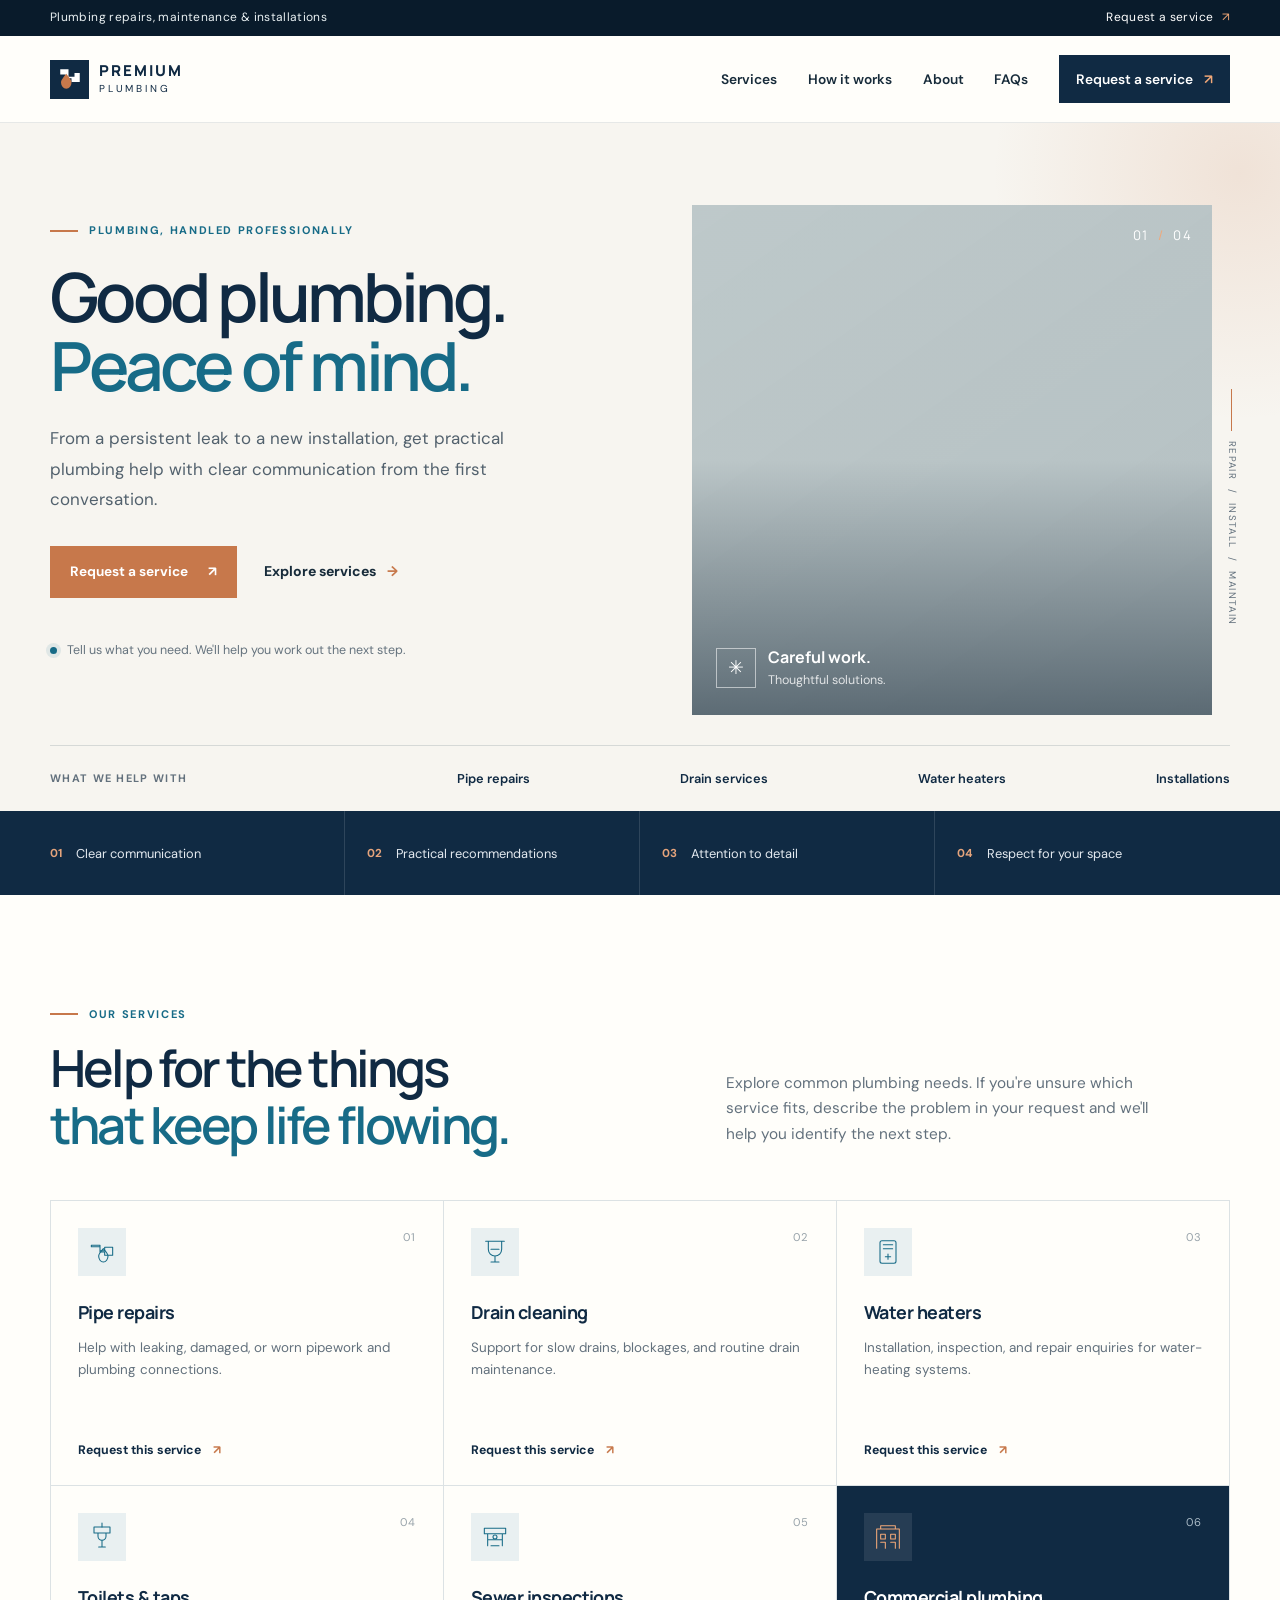
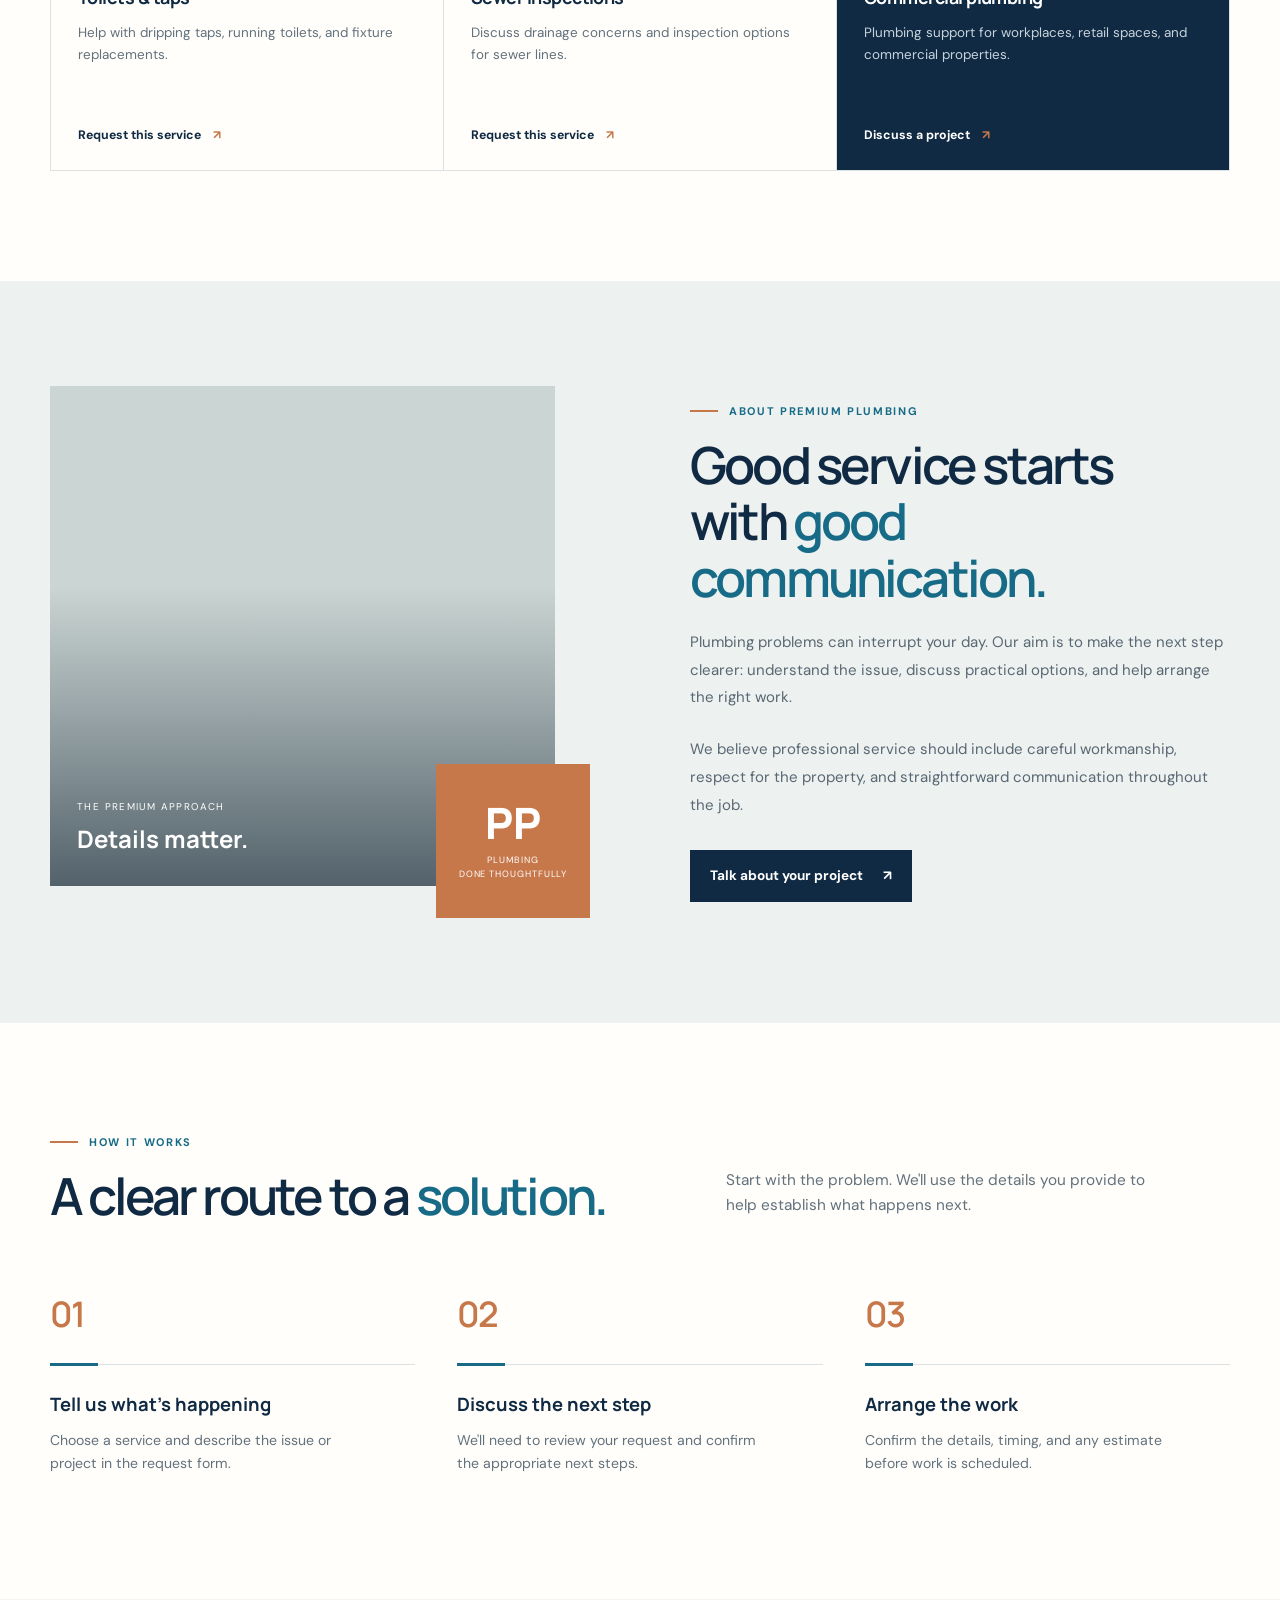
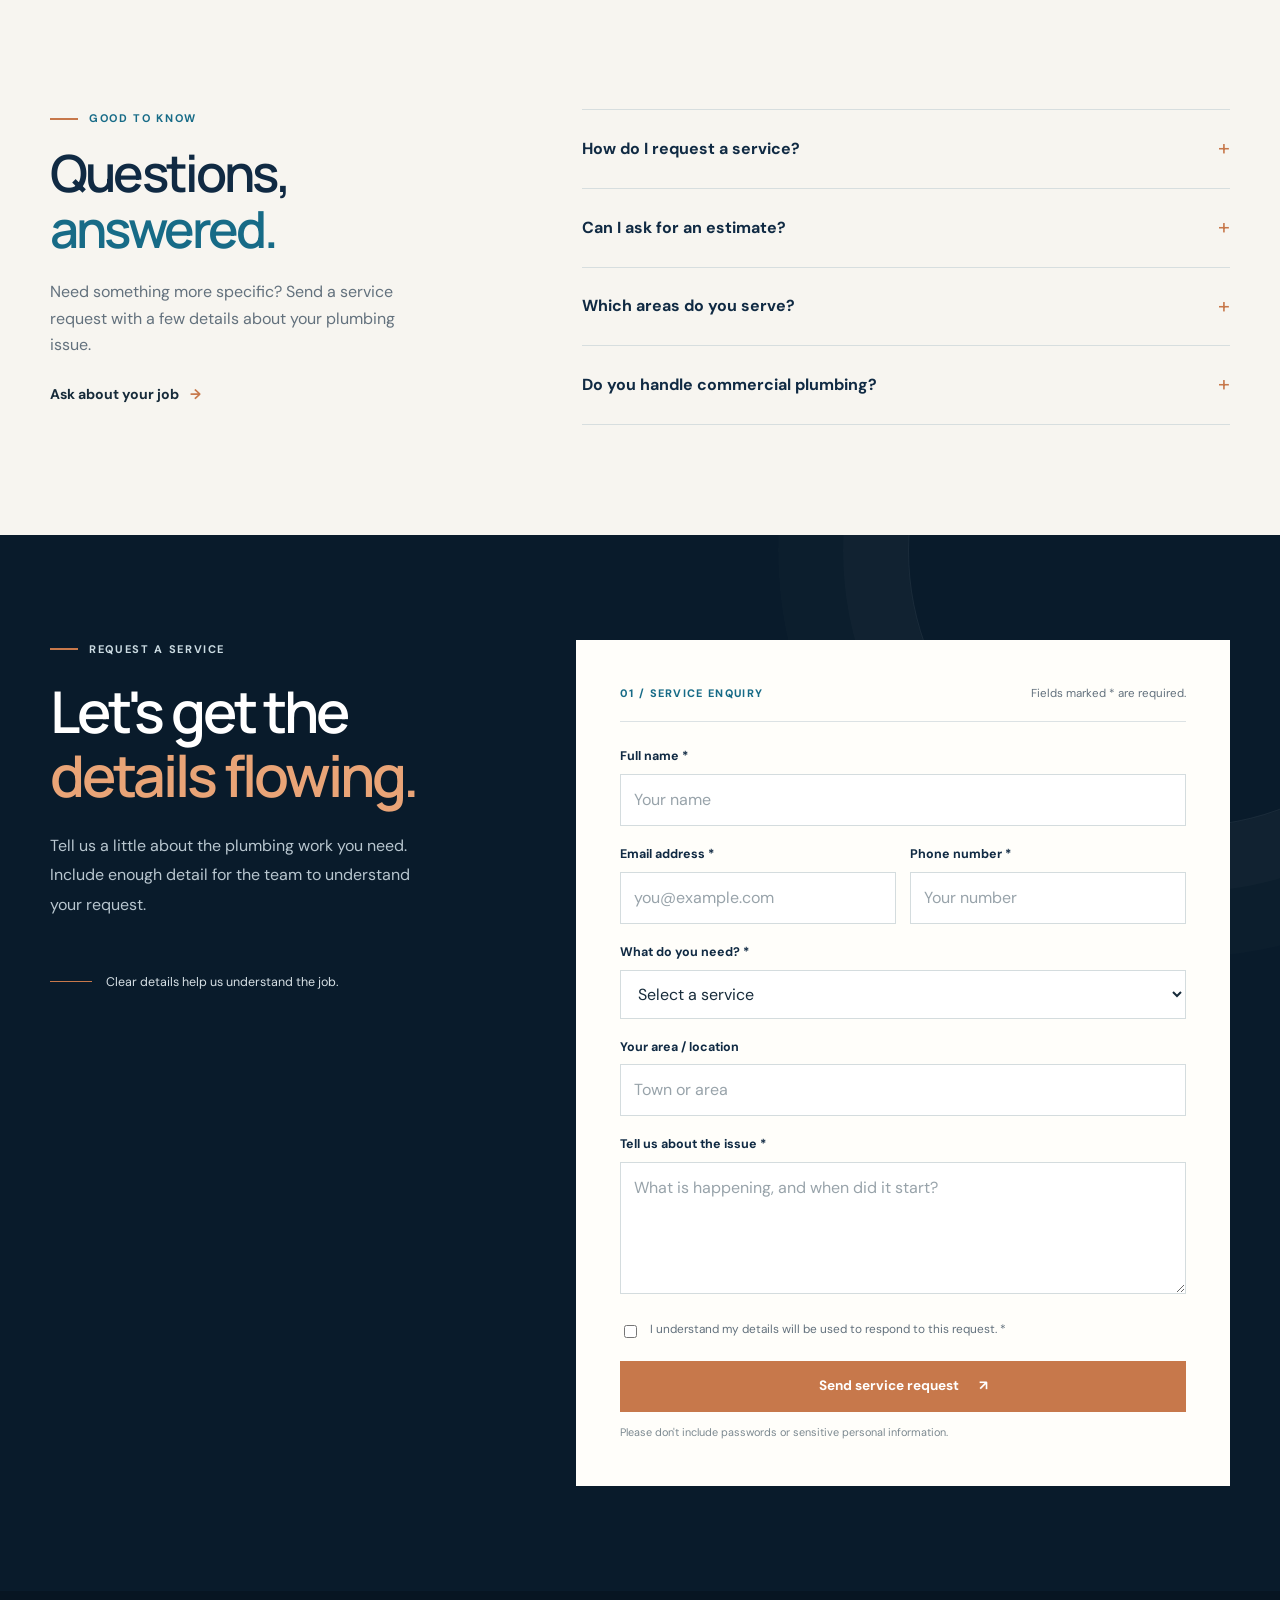
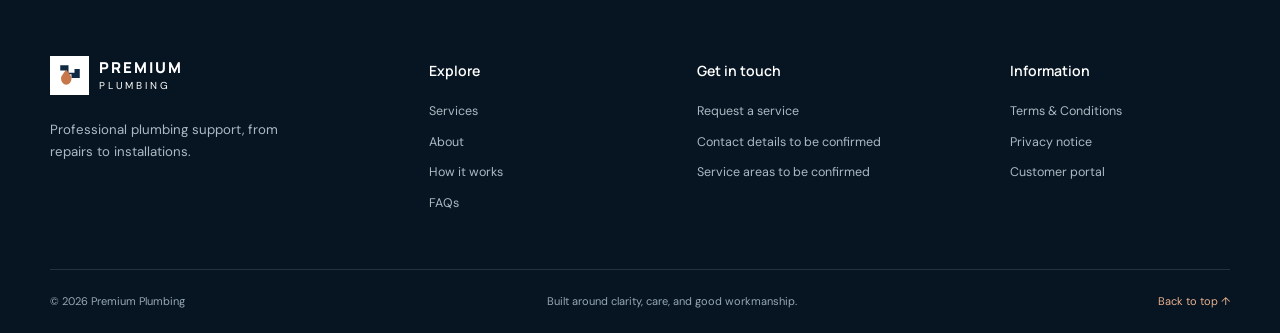
<file: index.html>
<!doctype html>
<html lang="en">
<head>
  <meta charset="utf-8">
  <meta name="viewport" content="width=device-width, initial-scale=1">
  <meta name="theme-color" content="#102a43">
  <meta name="description" content="Premium Plumbing provides plumbing repairs, drain services, water heater work, and installations. Contact us to discuss your plumbing needs.">
  <meta property="og:title" content="Premium Plumbing | Repairs & Installations">
  <meta property="og:description" content="Professional plumbing repairs, maintenance, and installations. Request a service from Premium Plumbing.">
  <meta property="og:type" content="website">
  <title>Premium Plumbing | Repairs & Installations</title>
  <link rel="icon" href="assets/favicon.svg" type="image/svg+xml">
  <link rel="preconnect" href="https://fonts.googleapis.com">
  <link rel="preconnect" href="https://fonts.gstatic.com" crossorigin>
  <link href="https://fonts.googleapis.com/css2?family=DM+Sans:wght@400;500;600;700&family=Manrope:wght@400;500;600;700;800&display=swap" rel="stylesheet">
  <link rel="stylesheet" href="styles.css">
  <script src="script.js" defer></script>
</head>
<body>
  <a class="skip-link" href="#main">Skip to content</a>
  <div class="topline"><div class="container topline-inner"><span>Plumbing repairs, maintenance & installations</span><a href="#contact">Request a service <span aria-hidden="true">↗</span></a></div></div>
  <header class="site-header" id="top">
    <div class="container nav-wrap">
      <a class="brand" href="index.html" aria-label="Premium Plumbing home">
        <span class="brand-mark" aria-hidden="true"><svg viewBox="0 0 40 40"><path d="M7 7h11v10h8v-5h7v12H22v-5h-8V14H7z"/><path d="M22 24c0 5-3 9-7 9s-7-4-7-9c0-3 7-11 7-11s7 8 7 11z" class="drop"/></svg></span>
        <span class="brand-wordmark"><strong>PREMIUM</strong><small>PLUMBING</small></span>
      </a>
      <button class="menu-toggle" type="button" aria-expanded="false" aria-controls="primary-nav" aria-label="Open navigation"><span></span><span></span><span></span></button>
      <nav class="primary-nav" id="primary-nav" aria-label="Main navigation">
        <a href="#services">Services</a><a href="#process">How it works</a><a href="#about">About</a><a href="#faqs">FAQs</a>
        <a class="nav-cta" href="#contact">Request a service <span aria-hidden="true">↗</span></a>
      </nav>
    </div>
  </header>

  <main id="main">
    <section class="hero section-shell">
      <div class="hero-glow" aria-hidden="true"></div>
      <div class="container hero-grid">
        <div class="hero-copy reveal">
          <div class="eyebrow"><span class="eyebrow-line"></span> Plumbing, handled professionally</div>
          <h1>Good plumbing.<br><em>Peace of mind.</em></h1>
          <p class="hero-lede">From a persistent leak to a new installation, get practical plumbing help with clear communication from the first conversation.</p>
          <div class="hero-actions"><a class="button button-primary" href="#contact">Request a service <span aria-hidden="true">↗</span></a><a class="text-link" href="#services">Explore services <span aria-hidden="true">→</span></a></div>
          <div class="hero-note"><span class="status-dot"></span><span>Tell us what you need. We'll help you work out the next step.</span></div>
        </div>
        <div class="hero-visual reveal reveal-delay">
          <div class="hero-photo" role="img" aria-label="Modern plumbing fixtures and clean pipework">
            <div class="photo-overlay"></div>
            <div class="photo-label"><span class="photo-label-icon">✳</span><span><strong>Careful work.</strong><small>Thoughtful solutions.</small></span></div>
            <div class="photo-number">01 <span>/</span> 04</div>
          </div>
          <div class="hero-side-note"><span class="vertical-rule"></span><span>REPAIR&nbsp; / &nbsp;INSTALL&nbsp; / &nbsp;MAINTAIN</span></div>
        </div>
      </div>
      <div class="container hero-bottom">
        <div class="hero-bottom-label">What we help with</div>
        <div class="hero-bottom-items"><span>Pipe repairs</span><span>Drain services</span><span>Water heaters</span><span>Installations</span></div>
      </div>
    </section>

    <section class="trust-strip" aria-label="Service principles">
      <div class="container trust-grid">
        <div><span class="trust-index">01</span><p>Clear communication</p></div>
        <div><span class="trust-index">02</span><p>Practical recommendations</p></div>
        <div><span class="trust-index">03</span><p>Attention to detail</p></div>
        <div><span class="trust-index">04</span><p>Respect for your space</p></div>
      </div>
    </section>

    <section class="section services-section" id="services">
      <div class="container">
        <div class="section-heading reveal">
          <div><div class="eyebrow"><span class="eyebrow-line"></span> Our services</div><h2>Help for the things<br><em>that keep life flowing.</em></h2></div>
          <p>Explore common plumbing needs. If you're unsure which service fits, describe the problem in your request and we'll help you identify the next step.</p>
        </div>
        <div class="service-grid">
          <article class="service-card reveal"><div class="service-top"><span class="service-icon"><svg viewBox="0 0 48 48"><path d="M8 14h13v8h7v-5h12v12H28v-5h-7v-8H8z"/><path d="M33 30c0 5-3 9-7 9s-7-4-7-9c0-3 7-11 7-11s7 8 7 11z"/></svg></span><span class="service-number">01</span></div><h3>Pipe repairs</h3><p>Help with leaking, damaged, or worn pipework and plumbing connections.</p><a href="#contact" class="card-link" data-service="Pipe repairs">Request this service <span aria-hidden="true">↗</span></a></article>
          <article class="service-card reveal"><div class="service-top"><span class="service-icon"><svg viewBox="0 0 48 48"><path d="M10 8h28M14 8v12a10 10 0 0 0 20 0V8M24 30v9M18 39h12"/><path d="M18 20h12"/></svg></span><span class="service-number">02</span></div><h3>Drain cleaning</h3><p>Support for slow drains, blockages, and routine drain maintenance.</p><a href="#contact" class="card-link" data-service="Drain cleaning">Request this service <span aria-hidden="true">↗</span></a></article>
          <article class="service-card reveal"><div class="service-top"><span class="service-icon"><svg viewBox="0 0 48 48"><rect x="12" y="7" width="24" height="34" rx="3"/><path d="M17 13h14M17 19h14M24 27v8M20 31h8"/></svg></span><span class="service-number">03</span></div><h3>Water heaters</h3><p>Installation, inspection, and repair enquiries for water-heating systems.</p><a href="#contact" class="card-link" data-service="Water heaters">Request this service <span aria-hidden="true">↗</span></a></article>
          <article class="service-card reveal"><div class="service-top"><span class="service-icon"><svg viewBox="0 0 48 48"><path d="M12 9h24v9H12zM18 18v5a6 6 0 0 0 12 0v-5M24 29v10M19 39h10"/><path d="M24 3v6"/></svg></span><span class="service-number">04</span></div><h3>Toilets & taps</h3><p>Help with dripping taps, running toilets, and fixture replacements.</p><a href="#contact" class="card-link" data-service="Toilets and taps">Request this service <span aria-hidden="true">↗</span></a></article>
          <article class="service-card reveal"><div class="service-top"><span class="service-icon"><svg viewBox="0 0 48 48"><path d="M8 11h32v8H8zM13 19v18M35 19v18M13 28h22M18 37h12"/><circle cx="24" cy="24" r="3"/></svg></span><span class="service-number">05</span></div><h3>Sewer inspections</h3><p>Discuss drainage concerns and inspection options for sewer lines.</p><a href="#contact" class="card-link" data-service="Sewer inspections">Request this service <span aria-hidden="true">↗</span></a></article>
          <article class="service-card service-card-dark reveal"><div class="service-top"><span class="service-icon"><svg viewBox="0 0 48 48"><path d="M7 41V12h34v29M13 12V7h22v5M13 20h7v7h-7zM28 20h7v7h-7zM13 32h7v9M28 32h7v9"/></svg></span><span class="service-number">06</span></div><h3>Commercial plumbing</h3><p>Plumbing support for workplaces, retail spaces, and commercial properties.</p><a href="#contact" class="card-link" data-service="Commercial plumbing">Discuss a project <span aria-hidden="true">↗</span></a></article>
        </div>
      </div>
    </section>

    <section class="feature-section" id="about">
      <div class="container feature-grid">
        <div class="feature-visual reveal"><div class="feature-image" role="img" aria-label="Professional plumbing tools arranged for a plumbing job"><div class="feature-image-caption"><span>THE PREMIUM APPROACH</span><strong>Details matter.</strong></div></div><div class="feature-stamp" aria-hidden="true"><span>PP</span><small>PLUMBING<br>DONE THOUGHTFULLY</small></div></div>
        <div class="feature-copy reveal reveal-delay"><div class="eyebrow"><span class="eyebrow-line"></span> About Premium Plumbing</div><h2>Good service starts<br>with <em>good communication.</em></h2><p>Plumbing problems can interrupt your day. Our aim is to make the next step clearer: understand the issue, discuss practical options, and help arrange the right work.</p><p>We believe professional service should include careful workmanship, respect for the property, and straightforward communication throughout the job.</p><a class="button button-dark" href="#contact">Talk about your project <span aria-hidden="true">↗</span></a></div>
      </div>
    </section>

    <section class="section process-section" id="process">
      <div class="container">
        <div class="section-heading section-heading-compact reveal"><div><div class="eyebrow"><span class="eyebrow-line"></span> How it works</div><h2>A clear route to a <em>solution.</em></h2></div><p>Start with the problem. We'll use the details you provide to help establish what happens next.</p></div>
        <div class="process-grid">
          <article class="process-item reveal"><span class="process-number">01</span><div class="process-rule"></div><h3>Tell us what's happening</h3><p>Choose a service and describe the issue or project in the request form.</p></article>
          <article class="process-item reveal"><span class="process-number">02</span><div class="process-rule"></div><h3>Discuss the next step</h3><p>We'll need to review your request and confirm the appropriate next steps.</p></article>
          <article class="process-item reveal"><span class="process-number">03</span><div class="process-rule"></div><h3>Arrange the work</h3><p>Confirm the details, timing, and any estimate before work is scheduled.</p></article>
        </div>
      </div>
    </section>

    <section class="faq-section section" id="faqs">
      <div class="container faq-layout">
        <div class="faq-intro reveal"><div class="eyebrow"><span class="eyebrow-line"></span> Good to know</div><h2>Questions, <em>answered.</em></h2><p>Need something more specific? Send a service request with a few details about your plumbing issue.</p><a class="text-link" href="#contact">Ask about your job <span aria-hidden="true">→</span></a></div>
        <div class="faq-list reveal reveal-delay">
          <details><summary>How do I request a service?<span aria-hidden="true"></span></summary><p>Complete the request form below with your contact details, the service you need, and a short description of the issue. The form must be connected to the site's receiving service before it can deliver real enquiries.</p></details>
          <details><summary>Can I ask for an estimate?<span aria-hidden="true"></span></summary><p>You can describe the job and ask about an estimate in your request. The scope, access, parts, and nature of the problem may affect what information is needed before an estimate can be provided.</p></details>
          <details><summary>Which areas do you serve?<span aria-hidden="true"></span></summary><p>Please confirm your location in the service request. Add the company's verified service areas here before launch so customers can quickly check whether their property is covered.</p></details>
          <details><summary>Do you handle commercial plumbing?</summary><p>Use the request form to describe your commercial property and the plumbing work you need. The team can then review the details and confirm whether it is a suitable job.</p></details>
        </div>
      </div>
    </section>

    <section class="contact-section" id="contact">
      <div class="container contact-grid">
        <div class="contact-copy reveal"><div class="eyebrow eyebrow-light"><span class="eyebrow-line"></span> Request a service</div><h2>Let's get the<br><em>details flowing.</em></h2><p>Tell us a little about the plumbing work you need. Include enough detail for the team to understand your request.</p><div class="contact-side-note"><span class="contact-line"></span><span>Clear details help us understand the job.</span></div></div>
        <div class="form-panel reveal reveal-delay">
          <form name="service-request" method="POST" data-netlify="true" netlify-honeypot="bot-field" action="/thank-you.html" id="service-form">
            <input type="hidden" name="form-name" value="service-request">
            <p class="hidden-field"><label>Leave this field empty: <input name="bot-field"></label></p>
            <div class="form-heading"><span>01 / SERVICE ENQUIRY</span><p>Fields marked * are required.</p></div>
            <div class="form-row"><label for="full-name">Full name *</label><input id="full-name" name="name" autocomplete="name" required placeholder="Your name"></div>
            <div class="form-row form-row-split"><div><label for="email">Email address *</label><input id="email" type="email" name="email" autocomplete="email" required placeholder="you@example.com"></div><div><label for="phone">Phone number *</label><input id="phone" type="tel" name="phone" autocomplete="tel" required placeholder="Your number"></div></div>
            <div class="form-row"><label for="service">What do you need? *</label><select id="service" name="service" required><option value="">Select a service</option><option>Pipe repairs</option><option>Drain cleaning</option><option>Water heaters</option><option>Toilets and taps</option><option>Sewer inspections</option><option>Commercial plumbing</option><option>Other plumbing work</option></select></div>
            <div class="form-row"><label for="location">Your area / location</label><input id="location" name="location" autocomplete="address-level2" placeholder="Town or area"></div>
            <div class="form-row"><label for="details">Tell us about the issue *</label><textarea id="details" name="details" rows="4" required placeholder="What is happening, and when did it start?"></textarea></div>
            <label class="consent-row"><input type="checkbox" name="privacy-acknowledgement" value="acknowledged" required><span>I understand my details will be used to respond to this request. *</span></label>
            <button class="button button-primary form-submit" type="submit">Send service request <span aria-hidden="true">↗</span></button>
            <p class="form-footnote">Please don't include passwords or sensitive personal information.</p>
          </form>
        </div>
      </div>
    </section>
  </main>

  <footer class="site-footer">
    <div class="container footer-main">
      <div class="footer-brand"><a class="brand brand-footer" href="#top"><span class="brand-mark" aria-hidden="true"><svg viewBox="0 0 40 40"><path d="M7 7h11v10h8v-5h7v12H22v-5h-8V14H7z"/><path d="M22 24c0 5-3 9-7 9s-7-4-7-9c0-3 7-11 7-11s7 8 7 11z" class="drop"/></svg></span><span class="brand-wordmark"><strong>PREMIUM</strong><small>PLUMBING</small></span></a><p>Professional plumbing support, from repairs to installations.</p></div>
      <div class="footer-col"><h2>Explore</h2><a href="#services">Services</a><a href="#about">About</a><a href="#process">How it works</a><a href="#faqs">FAQs</a></div>
      <div class="footer-col"><h2>Get in touch</h2><a href="#contact">Request a service</a><span>Contact details to be confirmed</span><span>Service areas to be confirmed</span></div>
      <div class="footer-col"><h2>Information</h2><a href="terms.html">Terms & Conditions</a><a href="privacy.html">Privacy notice</a><a href="login.html">Customer portal</a></div>
    </div>
    <div class="container footer-bottom"><span>© <span id="current-year">2026</span> Premium Plumbing</span><span>Built around clarity, care, and good workmanship.</span><a href="#top">Back to top ↑</a></div>
  </footer>
</body>
</html>
</file>
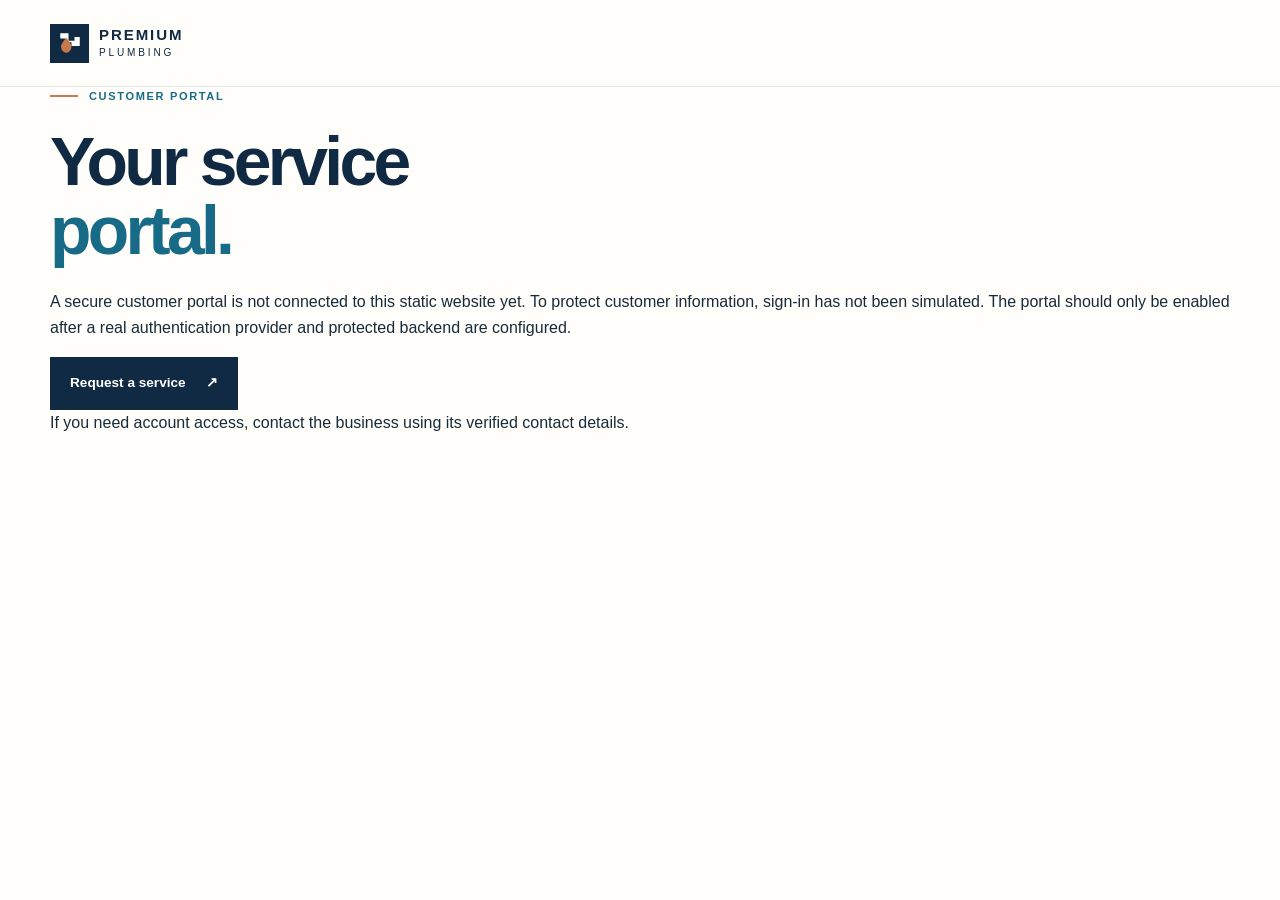
<file: login.html>
<!doctype html>
<html lang="en">
<head><meta charset="utf-8"><meta name="viewport" content="width=device-width, initial-scale=1"><meta name="robots" content="noindex,follow"><meta name="theme-color" content="#102a43"><title>Customer Portal | Premium Plumbing</title><link rel="icon" href="assets/favicon.svg" type="image/svg+xml"><link rel="stylesheet" href="styles.css"></head>
<body>
<header class="site-header"><div class="container nav-wrap"><a class="brand" href="index.html"><span class="brand-mark"><svg viewBox="0 0 40 40"><path d="M7 7h11v10h8v-5h7v12H22v-5h-8V14H7z"/><path d="M22 24c0 5-3 9-7 9s-7-4-7-9c0-3 7-11 7-11s7 8 7 11z" class="drop"/></svg></span><span class="brand-wordmark"><strong>PREMIUM</strong><small>PLUMBING</small></span></a></div></header>
<main class="simple-content container"><div class="eyebrow"><span class="eyebrow-line"></span> Customer portal</div><h1>Your service<br><em>portal.</em></h1><p>A secure customer portal is not connected to this static website yet. To protect customer information, sign-in has not been simulated. The portal should only be enabled after a real authentication provider and protected backend are configured.</p><a class="button button-dark" href="index.html#contact">Request a service <span aria-hidden="true">↗</span></a><p class="small-note">If you need account access, contact the business using its verified contact details.</p></main>
</body></html>
</file>
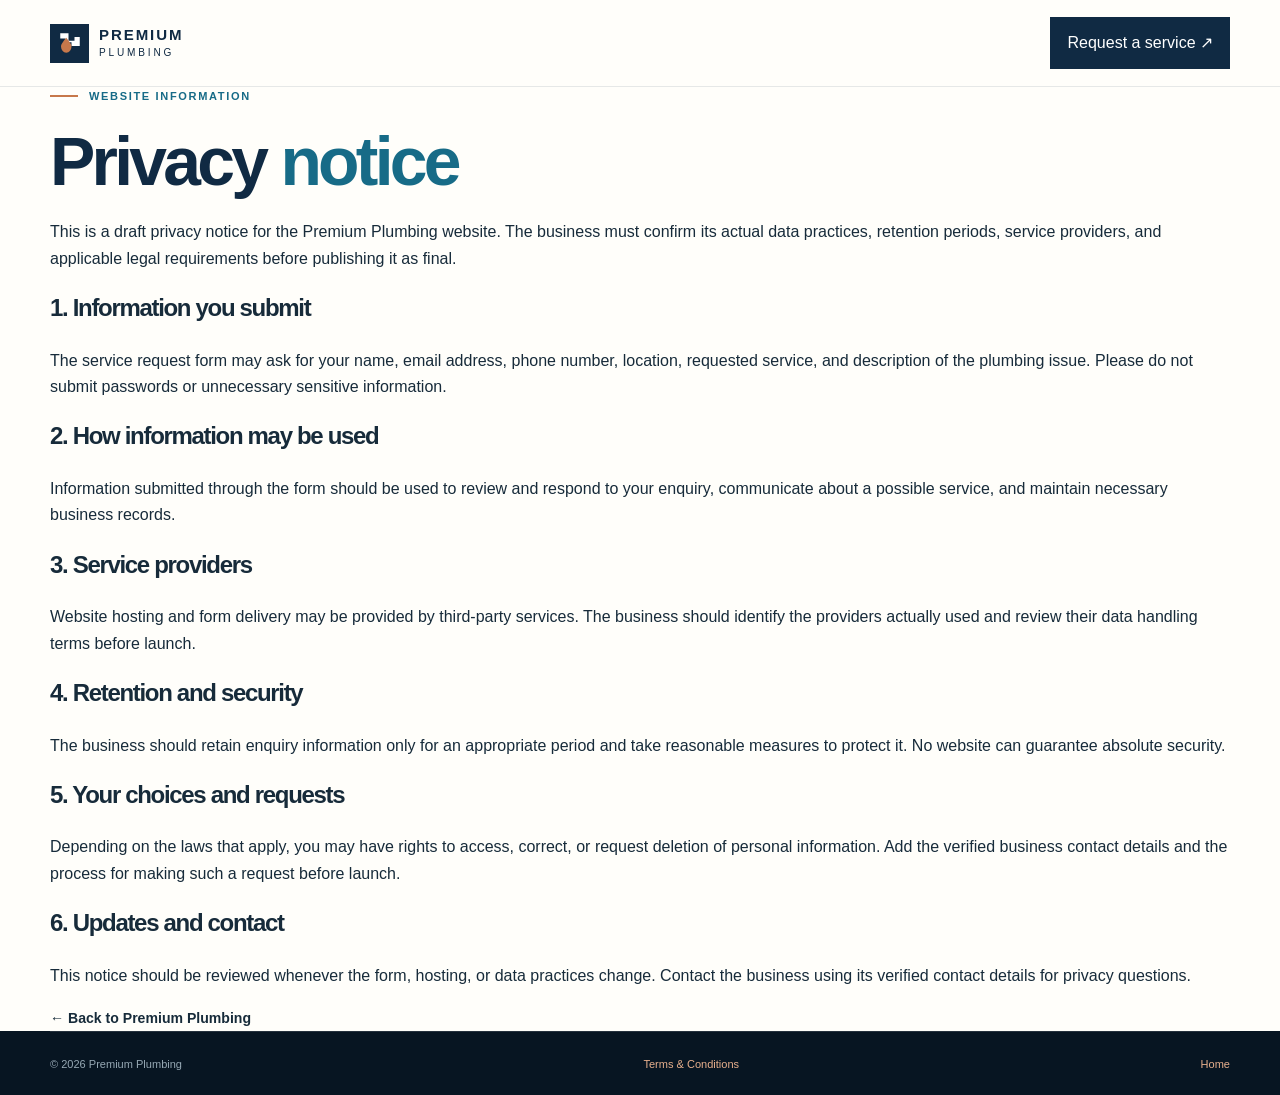
<file: privacy.html>
<!doctype html>
<html lang="en">
<head><meta charset="utf-8"><meta name="viewport" content="width=device-width, initial-scale=1"><meta name="theme-color" content="#102a43"><meta name="description" content="Privacy notice for the Premium Plumbing website."><title>Privacy Notice | Premium Plumbing</title><link rel="icon" href="assets/favicon.svg" type="image/svg+xml"><link rel="stylesheet" href="styles.css"></head>
<body>
<header class="site-header"><div class="container nav-wrap"><a class="brand" href="index.html"><span class="brand-mark"><svg viewBox="0 0 40 40"><path d="M7 7h11v10h8v-5h7v12H22v-5h-8V14H7z"/><path d="M22 24c0 5-3 9-7 9s-7-4-7-9c0-3 7-11 7-11s7 8 7 11z" class="drop"/></svg></span><span class="brand-wordmark"><strong>PREMIUM</strong><small>PLUMBING</small></span></a><a class="nav-cta" href="index.html#contact">Request a service ↗</a></div></header>
<main class="legal-content container"><div class="eyebrow"><span class="eyebrow-line"></span> Website information</div><h1>Privacy <em>notice</em></h1><p class="legal-intro">This is a draft privacy notice for the Premium Plumbing website. The business must confirm its actual data practices, retention periods, service providers, and applicable legal requirements before publishing it as final.</p>
<section><h2>1. Information you submit</h2><p>The service request form may ask for your name, email address, phone number, location, requested service, and description of the plumbing issue. Please do not submit passwords or unnecessary sensitive information.</p></section>
<section><h2>2. How information may be used</h2><p>Information submitted through the form should be used to review and respond to your enquiry, communicate about a possible service, and maintain necessary business records.</p></section>
<section><h2>3. Service providers</h2><p>Website hosting and form delivery may be provided by third-party services. The business should identify the providers actually used and review their data handling terms before launch.</p></section>
<section><h2>4. Retention and security</h2><p>The business should retain enquiry information only for an appropriate period and take reasonable measures to protect it. No website can guarantee absolute security.</p></section>
<section><h2>5. Your choices and requests</h2><p>Depending on the laws that apply, you may have rights to access, correct, or request deletion of personal information. Add the verified business contact details and the process for making such a request before launch.</p></section>
<section><h2>6. Updates and contact</h2><p>This notice should be reviewed whenever the form, hosting, or data practices change. Contact the business using its verified contact details for privacy questions.</p></section>
<a class="text-link" href="index.html">← Back to Premium Plumbing</a></main>
<footer class="site-footer"><div class="container footer-bottom"><span>© <span data-year>2026</span> Premium Plumbing</span><a href="terms.html">Terms & Conditions</a><a href="index.html">Home</a></div></footer><script>document.querySelectorAll("[data-year]").forEach(el=>el.textContent=new Date().getFullYear());</script>
</body></html>
</file>
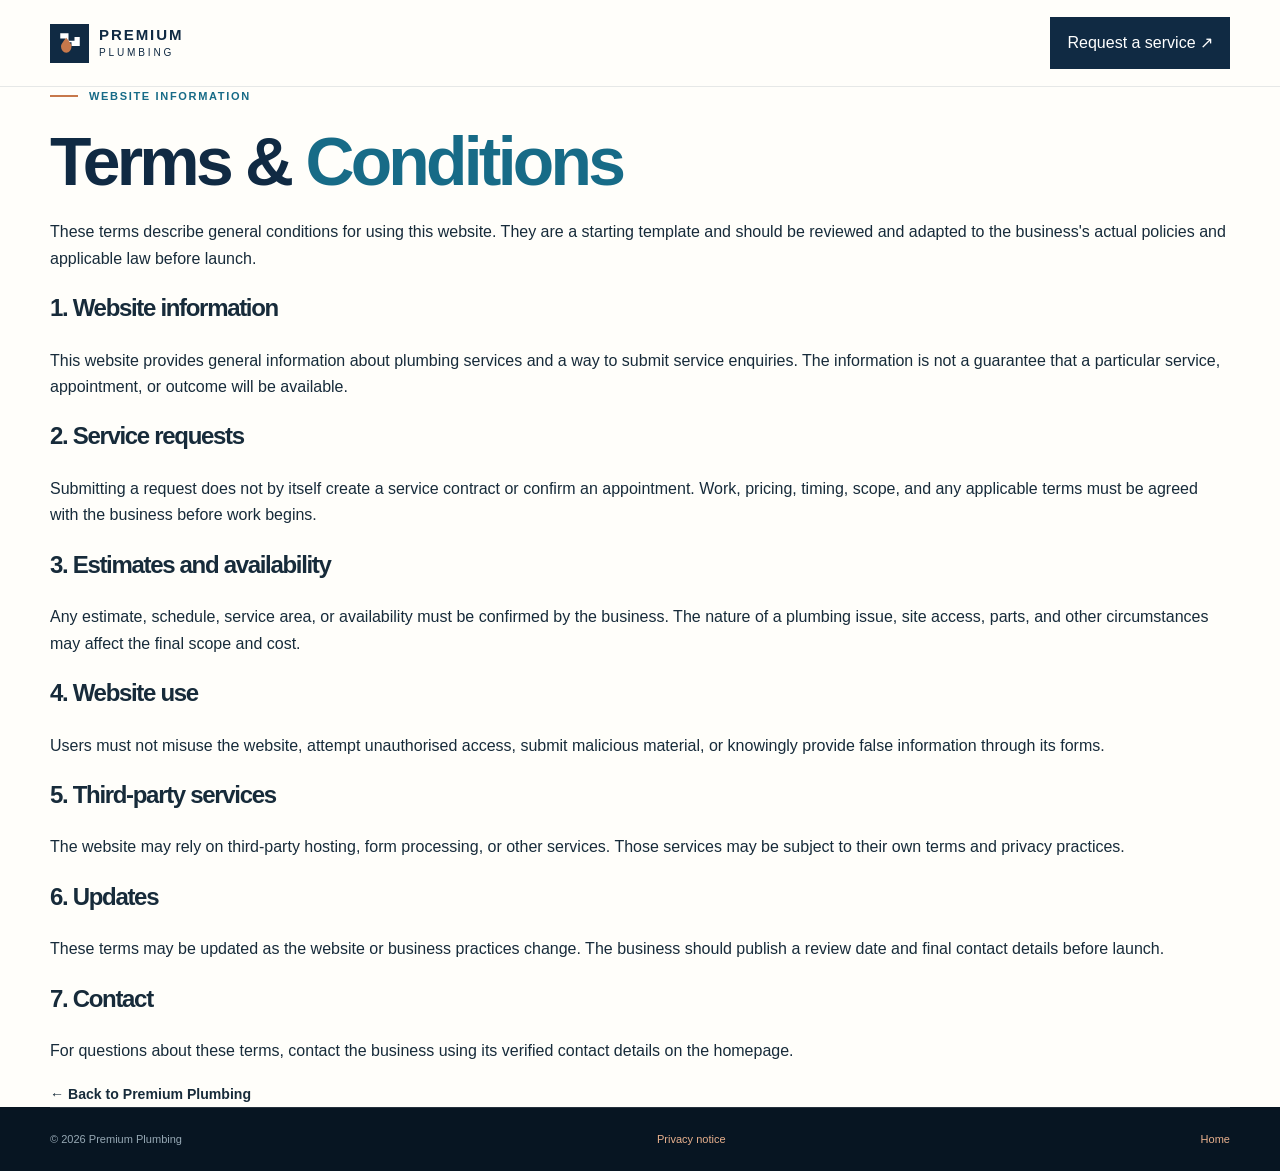
<file: terms.html>
<!doctype html>
<html lang="en">
<head><meta charset="utf-8"><meta name="viewport" content="width=device-width, initial-scale=1"><meta name="theme-color" content="#102a43"><meta name="description" content="Terms and conditions for using the Premium Plumbing website."><title>Terms & Conditions | Premium Plumbing</title><link rel="icon" href="assets/favicon.svg" type="image/svg+xml"><link rel="stylesheet" href="styles.css"></head>
<body>
<header class="site-header"><div class="container nav-wrap"><a class="brand" href="index.html"><span class="brand-mark"><svg viewBox="0 0 40 40"><path d="M7 7h11v10h8v-5h7v12H22v-5h-8V14H7z"/><path d="M22 24c0 5-3 9-7 9s-7-4-7-9c0-3 7-11 7-11s7 8 7 11z" class="drop"/></svg></span><span class="brand-wordmark"><strong>PREMIUM</strong><small>PLUMBING</small></span></a><a class="nav-cta" href="index.html#contact">Request a service ↗</a></div></header>
<main class="legal-content container"><div class="eyebrow"><span class="eyebrow-line"></span> Website information</div><h1>Terms & <em>Conditions</em></h1><p class="legal-intro">These terms describe general conditions for using this website. They are a starting template and should be reviewed and adapted to the business's actual policies and applicable law before launch.</p>
<section><h2>1. Website information</h2><p>This website provides general information about plumbing services and a way to submit service enquiries. The information is not a guarantee that a particular service, appointment, or outcome will be available.</p></section>
<section><h2>2. Service requests</h2><p>Submitting a request does not by itself create a service contract or confirm an appointment. Work, pricing, timing, scope, and any applicable terms must be agreed with the business before work begins.</p></section>
<section><h2>3. Estimates and availability</h2><p>Any estimate, schedule, service area, or availability must be confirmed by the business. The nature of a plumbing issue, site access, parts, and other circumstances may affect the final scope and cost.</p></section>
<section><h2>4. Website use</h2><p>Users must not misuse the website, attempt unauthorised access, submit malicious material, or knowingly provide false information through its forms.</p></section>
<section><h2>5. Third-party services</h2><p>The website may rely on third-party hosting, form processing, or other services. Those services may be subject to their own terms and privacy practices.</p></section>
<section><h2>6. Updates</h2><p>These terms may be updated as the website or business practices change. The business should publish a review date and final contact details before launch.</p></section>
<section><h2>7. Contact</h2><p>For questions about these terms, contact the business using its verified contact details on the homepage.</p></section>
<a class="text-link" href="index.html">← Back to Premium Plumbing</a></main>
<footer class="site-footer"><div class="container footer-bottom"><span>© <span data-year>2026</span> Premium Plumbing</span><a href="privacy.html">Privacy notice</a><a href="index.html">Home</a></div></footer><script>document.querySelectorAll("[data-year]").forEach(el=>el.textContent=new Date().getFullYear());</script>
</body></html>
</file>
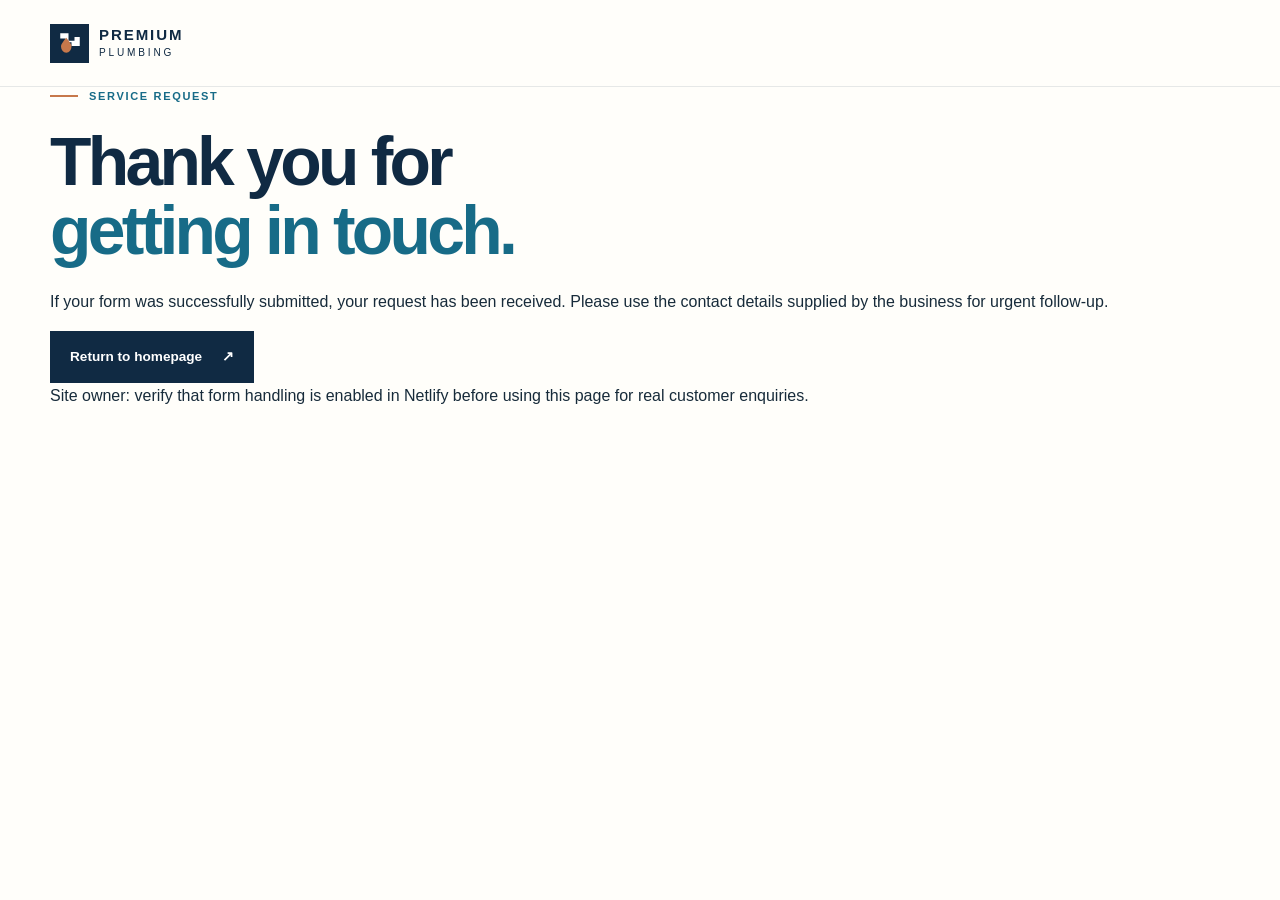
<file: thank-you.html>
<!doctype html>
<html lang="en">
<head>
  <meta charset="utf-8"><meta name="viewport" content="width=device-width, initial-scale=1">
  <meta name="robots" content="noindex,follow">
  <meta name="theme-color" content="#102a43">
  <title>Request received | Premium Plumbing</title>
  <link rel="icon" href="assets/favicon.svg" type="image/svg+xml">
  <link rel="stylesheet" href="styles.css">
</head>
<body class="simple-page">
  <header class="site-header"><div class="container nav-wrap"><a class="brand" href="index.html"><span class="brand-mark"><svg viewBox="0 0 40 40"><path d="M7 7h11v10h8v-5h7v12H22v-5h-8V14H7z"/><path d="M22 24c0 5-3 9-7 9s-7-4-7-9c0-3 7-11 7-11s7 8 7 11z" class="drop"/></svg></span><span class="brand-wordmark"><strong>PREMIUM</strong><small>PLUMBING</small></span></a></div></header>
  <main class="simple-content container"><div class="eyebrow"><span class="eyebrow-line"></span> Service request</div><h1>Thank you for<br><em>getting in touch.</em></h1><p>If your form was successfully submitted, your request has been received. Please use the contact details supplied by the business for urgent follow-up.</p><a class="button button-dark" href="index.html">Return to homepage <span aria-hidden="true">↗</span></a><p class="small-note">Site owner: verify that form handling is enabled in Netlify before using this page for real customer enquiries.</p></main>
</body>
</html>
</file>
<file: styles.css>
:root {
  --navy: #102a43;
  --navy-deep: #091b2b;
  --blue: #176b87;
  --copper: #c7784b;
  --cream: #f7f5f0;
  --paper: #fffefa;
  --ink: #172b3a;
  --muted: #63717d;
  --line: #dce2e4;
  --white: #ffffff;
  --radius: 4px;
  --container: 1180px;
  --ease: cubic-bezier(.2,.7,.2,1);
}
* { box-sizing: border-box; }
html { scroll-behavior: smooth; scroll-padding-top: 100px; }
body { margin: 0; color: var(--ink); background: var(--paper); font-family: "DM Sans", Arial, sans-serif; line-height: 1.65; -webkit-font-smoothing: antialiased; }
body.menu-open { overflow: hidden; }
a { color: inherit; text-decoration: none; }
button, input, select, textarea { font: inherit; }
button, a, input, select, textarea { -webkit-tap-highlight-color: transparent; }
img, svg { max-width: 100%; }
.container { width: min(var(--container), calc(100% - 48px)); margin-inline: auto; }
.skip-link { position: absolute; left: 12px; top: -60px; z-index: 1000; background: var(--white); padding: 12px 16px; color: var(--navy); }
.skip-link:focus { top: 12px; }
.topline { background: var(--navy-deep); color: #eaf1f3; font-size: .75rem; letter-spacing: .03em; }
.topline-inner { min-height: 36px; display: flex; justify-content: space-between; align-items: center; gap: 16px; }
.topline a { color: #fff; }
.topline a span { color: #f1a878; margin-left: 5px; }
.site-header { position: sticky; top: 0; z-index: 100; background: rgba(255,254,250,.94); border-bottom: 1px solid rgba(16,42,67,.1); backdrop-filter: blur(14px); transition: box-shadow .25s ease, background .25s ease; }
.site-header.is-scrolled { box-shadow: 0 8px 30px rgba(9,27,43,.08); background: rgba(255,254,250,.98); }
.nav-wrap { min-height: 86px; display: flex; align-items: center; justify-content: space-between; gap: 30px; }
.brand { display: inline-flex; align-items: center; gap: 10px; flex-shrink: 0; }
.brand-mark { width: 39px; height: 39px; display: grid; place-items: center; background: var(--navy); }
.brand-mark svg { width: 30px; fill: #fff; }
.brand-mark .drop { fill: var(--copper); }
.brand-wordmark { display: flex; flex-direction: column; line-height: 1.05; letter-spacing: .12em; color: var(--navy); }
.brand-wordmark strong { font-family: Manrope, sans-serif; font-size: .94rem; font-weight: 800; }
.brand-wordmark small { font-size: .63rem; letter-spacing: .28em; margin-top: 5px; }
.primary-nav { display: flex; align-items: center; gap: clamp(18px, 2.4vw, 34px); font-size: .86rem; font-weight: 600; }
.primary-nav > a:not(.nav-cta) { position: relative; padding-block: 10px; }
.primary-nav > a:not(.nav-cta)::after { content: ""; position: absolute; bottom: 2px; left: 0; height: 1px; width: 100%; background: var(--copper); transform: scaleX(0); transform-origin: right; transition: transform .25s var(--ease); }
.primary-nav > a:not(.nav-cta):hover::after, .primary-nav > a:not(.nav-cta):focus-visible::after { transform: scaleX(1); transform-origin: left; }
.nav-cta { background: var(--navy); color: white; padding: 13px 17px; transition: background .2s ease; }
.nav-cta:hover { background: var(--blue); }
.nav-cta span { color: #f1a878; margin-left: 8px; }
.menu-toggle { display: none; }
.section-shell { position: relative; overflow: hidden; }
.hero { padding: 82px 0 0; background: var(--cream); }
.hero-glow { position: absolute; width: 500px; height: 500px; border-radius: 50%; right: -210px; top: -200px; background: radial-gradient(circle, rgba(199,120,75,.15), transparent 70%); pointer-events: none; }
.hero-grid { display: grid; grid-template-columns: 1.03fr .97fr; align-items: center; gap: 70px; position: relative; }
.hero-copy { padding: 0 0 68px; }
.eyebrow { display: flex; align-items: center; gap: 11px; color: var(--blue); text-transform: uppercase; letter-spacing: .15em; font-size: .69rem; font-weight: 700; }
.eyebrow-line { display: inline-block; width: 28px; height: 2px; background: var(--copper); }
h1, h2, h3, p { margin-top: 0; }
h1, h2 { font-family: Manrope, sans-serif; letter-spacing: -.055em; font-weight: 600; }
h1 { margin: 22px 0 23px; color: var(--navy); font-size: clamp(3.2rem, 5.3vw, 5.55rem); line-height: 1.02; }
h1 em, h2 em { color: var(--blue); font-style: normal; }
.hero-lede { max-width: 520px; color: #52616d; font-size: 1.06rem; line-height: 1.8; }
.hero-actions { display: flex; align-items: center; gap: 27px; flex-wrap: wrap; margin-top: 31px; }
.button { min-height: 51px; display: inline-flex; align-items: center; justify-content: center; gap: 20px; padding: 14px 19px; border: 1px solid transparent; border-radius: 0; font-size: .85rem; font-weight: 700; cursor: pointer; transition: background .2s ease, color .2s ease, border-color .2s ease, transform .2s ease; }
.button:hover { transform: translateY(-2px); }
.button-primary { background: var(--copper); color: #fff; }
.button-primary:hover { background: #a95e35; }
.button-dark { background: var(--navy); color: #fff; }
.button-dark:hover { background: var(--blue); }
.text-link { display: inline-flex; align-items: center; gap: 11px; font-size: .88rem; font-weight: 700; }
.text-link span { color: var(--copper); transition: transform .2s ease; }
.text-link:hover span { transform: translateX(4px); }
.hero-note { display: flex; align-items: center; gap: 10px; margin-top: 42px; color: #65737e; font-size: .78rem; }
.status-dot { width: 7px; height: 7px; background: var(--blue); border-radius: 50%; box-shadow: 0 0 0 4px rgba(23,107,135,.1); flex-shrink: 0; }
.hero-visual { position: relative; padding: 0 18px 30px 0; }
.hero-photo { position: relative; min-height: 510px; background: #c7d1d1; overflow: hidden; isolation: isolate; background-image: linear-gradient(145deg, rgba(16,42,67,.05), rgba(16,42,67,.1)), url("https://images.unsplash.com/photo-1607472586893-edb57bdc0e39?auto=format&fit=crop&w=1200&q=85"); background-position: center; background-size: cover; }
.photo-overlay { position: absolute; inset: 0; background: linear-gradient(180deg, transparent 50%, rgba(9,27,43,.52)); }
.photo-label { position: absolute; left: 24px; bottom: 24px; display: flex; gap: 12px; align-items: center; color: #fff; }
.photo-label-icon { width: 40px; height: 40px; display: grid; place-items: center; border: 1px solid rgba(255,255,255,.55); font-size: 1.2rem; }
.photo-label strong, .photo-label small { display: block; }
.photo-label strong { font-family: Manrope, sans-serif; font-size: 1rem; }
.photo-label small { color: rgba(255,255,255,.8); font-size: .78rem; }
.photo-number { position: absolute; top: 20px; right: 20px; color: #fff; font-family: Manrope, sans-serif; font-size: .83rem; letter-spacing: .1em; }
.photo-number span { color: #f1a878; margin-inline: 5px; }
.hero-side-note { position: absolute; right: -10px; top: 34%; display: flex; align-items: center; gap: 10px; writing-mode: vertical-rl; color: var(--muted); font-size: .61rem; letter-spacing: .14em; }
.vertical-rule { width: 1px; height: 42px; background: var(--copper); }
.hero-bottom { display: grid; grid-template-columns: 1fr 2fr; gap: 20px; align-items: center; padding-block: 22px; border-top: 1px solid rgba(16,42,67,.14); position: relative; }
.hero-bottom-label { text-transform: uppercase; font-size: .68rem; font-weight: 700; letter-spacing: .12em; color: var(--muted); }
.hero-bottom-items { display: flex; justify-content: space-between; gap: 16px; color: var(--navy); font-size: .8rem; font-weight: 600; }
.trust-strip { background: var(--navy); color: #fff; }
.trust-grid { display: grid; grid-template-columns: repeat(4, 1fr); }
.trust-grid > div { display: flex; align-items: center; gap: 14px; min-height: 84px; padding: 16px 22px; border-right: 1px solid rgba(255,255,255,.13); }
.trust-grid > div:first-child { padding-left: 0; }
.trust-grid > div:last-child { border-right: 0; }
.trust-index { color: #e5a47c; font-size: .72rem; font-weight: 700; }
.trust-grid p { margin: 0; font-size: .8rem; color: #e4eaf0; }
.section { padding: 110px 0; }
.services-section { background: var(--paper); }
.section-heading { display: grid; grid-template-columns: 1.1fr .9fr; gap: 60px; align-items: end; margin-bottom: 48px; }
.section-heading h2, .feature-copy h2, .faq-intro h2, .contact-copy h2 { font-size: clamp(2.45rem, 4vw, 4rem); line-height: 1.1; margin: 16px 0 0; color: var(--navy); }
.section-heading > p { max-width: 430px; color: var(--muted); margin: 0 0 5px; font-size: .96rem; }
.service-grid { display: grid; grid-template-columns: repeat(3, 1fr); border-top: 1px solid var(--line); border-left: 1px solid var(--line); }
.service-card { min-height: 285px; padding: 27px 27px 25px; border-right: 1px solid var(--line); border-bottom: 1px solid var(--line); display: flex; flex-direction: column; background: var(--paper); transition: background .25s ease, transform .25s var(--ease), box-shadow .25s ease; }
.service-card:hover { position: relative; z-index: 1; background: #fff; transform: translateY(-4px); box-shadow: 0 15px 35px rgba(16,42,67,.07); }
.service-top { display: flex; justify-content: space-between; align-items: flex-start; margin-bottom: 22px; }
.service-icon { display: grid; place-items: center; width: 48px; height: 48px; background: #e9f0f1; }
.service-icon svg { width: 32px; fill: none; stroke: var(--blue); stroke-width: 1.6; stroke-linecap: round; stroke-linejoin: round; }
.service-number { font-size: .7rem; color: #98a3aa; letter-spacing: .08em; }
.service-card h3 { font-family: Manrope, sans-serif; font-size: 1.12rem; letter-spacing: -.03em; margin-bottom: 9px; color: var(--navy); }
.service-card p { color: var(--muted); font-size: .84rem; line-height: 1.7; margin-bottom: 22px; }
.card-link { display: inline-flex; gap: 12px; align-items: center; margin-top: auto; font-size: .77rem; font-weight: 700; color: var(--navy); }
.card-link span { color: var(--copper); transition: transform .2s ease; }
.card-link:hover span { transform: translate(3px,-3px); }
.service-card-dark { background: var(--navy); color: #fff; }
.service-card-dark:hover { background: #163c59; }
.service-card-dark h3, .service-card-dark .card-link { color: #fff; }
.service-card-dark p { color: #c7d3dc; }
.service-card-dark .service-icon { background: rgba(255,255,255,.09); }
.service-card-dark .service-icon svg { stroke: #f1a878; }
.service-card-dark .service-number { color: #aabac6; }
.feature-section { padding: 105px 0; background: #edf1f0; overflow: hidden; }
.feature-grid { display: grid; grid-template-columns: 1fr 1fr; align-items: center; gap: 100px; }
.feature-visual { position: relative; padding: 0 35px 32px 0; }
.feature-image { min-height: 500px; position: relative; background: #cbd5d3 url("https://images.unsplash.com/photo-1621905251918-48416bd8575a?auto=format&fit=crop&w=1100&q=85") center/cover no-repeat; }
.feature-image::after { content: ""; position: absolute; inset: 0; background: linear-gradient(0deg, rgba(9,27,43,.62), transparent 60%); }
.feature-image-caption { position: absolute; z-index: 1; bottom: 27px; left: 27px; display: flex; flex-direction: column; color: #fff; gap: 4px; }
.feature-image-caption span { font-size: .62rem; letter-spacing: .14em; }
.feature-image-caption strong { font-family: Manrope, sans-serif; font-size: 1.5rem; }
.feature-stamp { position: absolute; right: 0; bottom: 0; background: var(--copper); color: #fff; width: 154px; height: 154px; display: flex; flex-direction: column; align-items: center; justify-content: center; text-align: center; }
.feature-stamp > span { font-family: Manrope, sans-serif; font-size: 2.7rem; line-height: 1; font-weight: 800; }
.feature-stamp small { margin-top: 10px; font-size: .57rem; line-height: 1.5; letter-spacing: .1em; }
.feature-copy > p { color: #596873; font-size: .94rem; line-height: 1.85; margin: 24px 0 0; }
.feature-copy .button { margin-top: 30px; }
.process-section { background: var(--paper); }
.section-heading-compact { margin-bottom: 58px; }
.process-grid { display: grid; grid-template-columns: repeat(3, 1fr); gap: 42px; }
.process-item { padding-top: 4px; }
.process-number { font-family: Manrope, sans-serif; font-size: 2.2rem; color: var(--copper); font-weight: 600; letter-spacing: -.06em; }
.process-rule { height: 1px; background: var(--line); margin: 20px 0 24px; position: relative; }
.process-rule::before { content: ""; position: absolute; left: 0; top: -1px; width: 48px; height: 3px; background: var(--blue); }
.process-item h3 { color: var(--navy); font-family: Manrope, sans-serif; font-size: 1.15rem; margin-bottom: 10px; }
.process-item p { color: var(--muted); font-size: .88rem; max-width: 310px; }
.faq-section { background: var(--cream); }
.faq-layout { display: grid; grid-template-columns: .8fr 1.2fr; gap: 100px; }
.faq-intro > p { color: var(--muted); margin: 23px 0; max-width: 350px; }
.faq-list details { border-bottom: 1px solid #d7dedf; }
.faq-list details:first-child { border-top: 1px solid #d7dedf; }
.faq-list summary { display: flex; justify-content: space-between; align-items: center; gap: 18px; padding: 21px 0; color: var(--navy); font-weight: 700; cursor: pointer; list-style: none; }
.faq-list summary::-webkit-details-marker { display: none; }
.faq-list summary::after { content: "+"; font-size: 1.35rem; font-weight: 400; color: var(--copper); transition: transform .2s ease; }
.faq-list details[open] summary::after { content: "−"; }
.faq-list details p { padding: 0 34px 20px 0; margin: 0; color: var(--muted); font-size: .88rem; }
.contact-section { background: var(--navy-deep); color: #fff; padding: 105px 0; position: relative; overflow: hidden; }
.contact-section::before { content: ""; position: absolute; width: 550px; height: 550px; border: 1px solid rgba(255,255,255,.07); border-radius: 50%; right: -180px; top: -260px; box-shadow: 0 0 0 65px rgba(255,255,255,.018), 0 0 0 130px rgba(255,255,255,.012); }
.contact-grid { display: grid; grid-template-columns: .8fr 1.2fr; gap: 90px; position: relative; }
.eyebrow-light { color: #cbdbe2; }
.contact-copy h2 { color: #fff; font-size: clamp(2.8rem, 4.5vw, 4.5rem); margin-top: 22px; }
.contact-copy h2 em { color: #e9a477; }
.contact-copy > p { max-width: 380px; margin-top: 24px; color: #b8c6cf; line-height: 1.85; }
.contact-side-note { display: flex; align-items: center; gap: 14px; margin-top: 52px; color: #d7e0e5; font-size: .78rem; }
.contact-line { height: 1px; width: 42px; background: var(--copper); }
.form-panel { background: var(--paper); color: var(--ink); padding: clamp(24px, 4vw, 44px); }
.form-heading { display: flex; justify-content: space-between; align-items: baseline; gap: 15px; padding-bottom: 18px; border-bottom: 1px solid var(--line); margin-bottom: 24px; }
.form-heading > span { color: var(--blue); font-size: .68rem; font-weight: 800; letter-spacing: .12em; }
.form-heading p { color: var(--muted); font-size: .72rem; margin: 0; }
.form-row { margin-bottom: 18px; }
.form-row label, .form-row-split label { display: block; margin-bottom: 7px; font-size: .78rem; font-weight: 700; color: var(--navy); }
.form-row input, .form-row select, .form-row textarea { width: 100%; border: 1px solid #d4dcde; background: #fff; border-radius: 0; min-height: 48px; padding: 12px 13px; color: var(--ink); outline: none; transition: border-color .2s ease, box-shadow .2s ease; }
.form-row textarea { resize: vertical; min-height: 110px; }
.form-row input::placeholder, .form-row textarea::placeholder { color: #98a3aa; }
.form-row input:focus, .form-row select:focus, .form-row textarea:focus { border-color: var(--blue); box-shadow: 0 0 0 3px rgba(23,107,135,.12); }
.form-row-split { display: grid; grid-template-columns: 1fr 1fr; gap: 14px; }
.consent-row { display: flex; gap: 10px; align-items: flex-start; color: var(--muted); font-size: .74rem; margin: 4px 0 20px; }
.consent-row input { margin-top: 5px; accent-color: var(--blue); flex-shrink: 0; }
.form-submit { width: 100%; border: 0; }
.form-footnote { margin: 12px 0 0; color: #7c8990; font-size: .68rem; }
.hidden-field { display: none !important; }
.site-footer { background: #071522; color: #dce5e9; }
.footer-main { display: grid; grid-template-columns: 1.5fr 1fr 1.2fr 1fr; gap: 48px; padding-block: 65px 55px; }
.brand-footer .brand-wordmark { color: #fff; }
.brand-footer .brand-mark { background: #fff; }
.brand-footer .brand-mark svg { fill: var(--navy); }
.brand-footer .brand-mark .drop { fill: var(--copper); }
.footer-brand > p { color: #aab9c3; font-size: .83rem; max-width: 250px; margin-top: 20px; }
.footer-col { display: flex; flex-direction: column; align-items: flex-start; gap: 10px; }
.footer-col h2 { color: #fff; font-family: Manrope, sans-serif; font-size: .88rem; letter-spacing: 0; margin: 3px 0 9px; }
.footer-col a, .footer-col span { font-size: .78rem; color: #aab9c3; }
.footer-col a:hover { color: #fff; }
.footer-bottom { min-height: 64px; border-top: 1px solid rgba(255,255,255,.12); display: flex; justify-content: space-between; align-items: center; gap: 20px; color: #96a8b4; font-size: .69rem; }
.footer-bottom a { color: #e8b08d; }
.reveal { opacity: 0; transform: translateY(18px); transition: opacity .65s var(--ease), transform .65s var(--ease); }
.reveal.is-visible { opacity: 1; transform: translateY(0); }
.reveal-delay { transition-delay: .12s; }
:focus-visible { outline: 3px solid #d98e5f; outline-offset: 3px; }
@media (prefers-reduced-motion: reduce) {
  *, *::before, *::after { scroll-behavior: auto !important; animation-duration: .01ms !important; animation-iteration-count: 1 !important; transition-duration: .01ms !important; }
  .reveal { opacity: 1; transform: none; }
}
@media (max-width: 1000px) {
  .hero-grid { gap: 35px; }
  .hero-photo { min-height: 440px; }
  .feature-grid { gap: 55px; }
  .faq-layout, .contact-grid { gap: 55px; }
  .primary-nav { gap: 18px; }
  .primary-nav { font-size: .8rem; }
  .nav-cta { padding: 12px 13px; }
  .footer-main { gap: 28px; }
}
@media (max-width: 780px) {
  .container { width: min(100% - 36px, var(--container)); }
  .topline-inner { min-height: 34px; font-size: .68rem; }
  .topline-inner > span { max-width: 70%; }
  .nav-wrap { min-height: 74px; }
  .menu-toggle { display: flex; flex-direction: column; justify-content: center; gap: 5px; width: 46px; height: 46px; padding: 10px; border: 1px solid var(--line); background: transparent; cursor: pointer; }
  .menu-toggle span { width: 100%; height: 2px; background: var(--navy); transition: transform .2s ease, opacity .2s ease; }
  .menu-toggle[aria-expanded="true"] span:first-child { transform: translateY(7px) rotate(45deg); }
  .menu-toggle[aria-expanded="true"] span:nth-child(2) { opacity: 0; }
  .menu-toggle[aria-expanded="true"] span:last-child { transform: translateY(-7px) rotate(-45deg); }
  .primary-nav { position: fixed; inset: 108px 0 auto 0; display: flex; flex-direction: column; align-items: stretch; gap: 0; padding: 12px 24px 26px; background: var(--paper); border-bottom: 1px solid var(--line); box-shadow: 0 20px 30px rgba(9,27,43,.1); transform: translateY(-10px); opacity: 0; visibility: hidden; transition: opacity .2s ease, transform .2s ease, visibility .2s; }
  .primary-nav.is-open { transform: translateY(0); opacity: 1; visibility: visible; }
  .primary-nav > a:not(.nav-cta) { padding: 14px 0; border-bottom: 1px solid var(--line); }
  .primary-nav > a:not(.nav-cta)::after { display: none; }
  .nav-cta { margin-top: 17px; text-align: center; }
  .hero { padding-top: 55px; }
  .hero-grid { grid-template-columns: 1fr; gap: 22px; }
  .hero-copy { padding-bottom: 8px; }
  h1 { font-size: clamp(3rem, 12vw, 5rem); }
  .hero-lede { font-size: .98rem; }
  .hero-note { margin-top: 28px; }
  .hero-visual { padding: 0 12px 18px 0; }
  .hero-photo { min-height: 420px; }
  .hero-side-note { right: -1px; font-size: .55rem; }
  .hero-bottom { grid-template-columns: 1fr; gap: 12px; padding-block: 18px; }
  .hero-bottom-items { flex-wrap: wrap; justify-content: flex-start; gap: 8px 22px; }
  .trust-grid { grid-template-columns: 1fr 1fr; }
  .trust-grid > div { min-height: 70px; padding: 12px 10px; border-bottom: 1px solid rgba(255,255,255,.13); }
  .trust-grid > div:first-child { padding-left: 10px; }
  .trust-grid > div:nth-child(2) { border-right: 0; }
  .trust-grid > div:nth-child(3), .trust-grid > div:nth-child(4) { border-bottom: 0; }
  .section { padding: 75px 0; }
  .section-heading { grid-template-columns: 1fr; gap: 20px; margin-bottom: 32px; }
  .section-heading > p { max-width: 570px; }
  .service-grid { grid-template-columns: repeat(2, minmax(0,1fr)); }
  .service-card { padding: 22px 19px; min-height: 285px; }
  .feature-section { padding: 75px 0; }
  .feature-grid { grid-template-columns: 1fr; gap: 45px; }
  .feature-visual { max-width: 600px; }
  .feature-image { min-height: 420px; }
  .process-grid { gap: 26px; }
  .faq-layout, .contact-grid { grid-template-columns: 1fr; gap: 42px; }
  .faq-intro > p { max-width: 520px; }
  .contact-section { padding: 75px 0; }
  .contact-side-note { margin-top: 30px; }
  .footer-main { grid-template-columns: 1.2fr 1fr; gap: 35px 25px; padding-block: 48px; }
  .footer-bottom { flex-wrap: wrap; padding-block: 18px; }
}
@media (max-width: 520px) {
  .container { width: calc(100% - 32px); }
  .topline-inner > span { max-width: 67%; }
  .topline-inner a { white-space: nowrap; font-size: .65rem; }
  .brand-mark { width: 35px; height: 35px; }
  .brand-wordmark strong { font-size: .82rem; }
  .brand-wordmark small { font-size: .56rem; }
  .hero { padding-top: 44px; }
  .eyebrow { font-size: .61rem; letter-spacing: .12em; }
  h1 { font-size: clamp(2.8rem, 13vw, 4rem); }
  .hero-actions { align-items: flex-start; flex-direction: column; gap: 18px; }
  .button { width: 100%; }
  .hero-photo { min-height: 350px; }
  .photo-label { left: 17px; bottom: 17px; }
  .photo-number { top: 15px; right: 15px; }
  .hero-side-note { right: -3px; }
  .hero-bottom-items { gap: 7px 16px; font-size: .76rem; }
  .trust-grid > div { gap: 9px; }
  .trust-grid p { font-size: .72rem; }
  .trust-index { font-size: .66rem; }
  .section { padding: 62px 0; }
  .section-heading h2, .feature-copy h2, .faq-intro h2, .contact-copy h2 { font-size: clamp(2.35rem, 10vw, 3.2rem); }
  .service-grid { grid-template-columns: 1fr; }
  .service-card { min-height: 0; padding: 22px; }
  .service-top { margin-bottom: 15px; }
  .service-card p { margin-bottom: 19px; }
  .feature-image { min-height: 350px; }
  .feature-stamp { width: 120px; height: 120px; }
  .feature-stamp > span { font-size: 2.2rem; }
  .process-grid { grid-template-columns: 1fr; gap: 24px; }
  .process-item { display: grid; grid-template-columns: 50px 1fr; column-gap: 14px; }
  .process-number { grid-row: span 3; font-size: 1.8rem; }
  .process-rule { margin: 13px 0 16px; }
  .process-item h3 { margin-bottom: 7px; }
  .form-panel { padding: 22px 17px; }
  .form-row-split { grid-template-columns: 1fr; gap: 0; }
  .form-heading { flex-direction: column; gap: 5px; }
  .footer-main { grid-template-columns: 1fr 1fr; gap: 32px 18px; }
  .footer-brand { grid-column: 1 / -1; }
  .footer-bottom { display: grid; grid-template-columns: 1fr auto; gap: 8px; }
  .footer-bottom span:nth-child(2) { grid-column: 1 / -1; grid-row: 2; }
}
</file>
